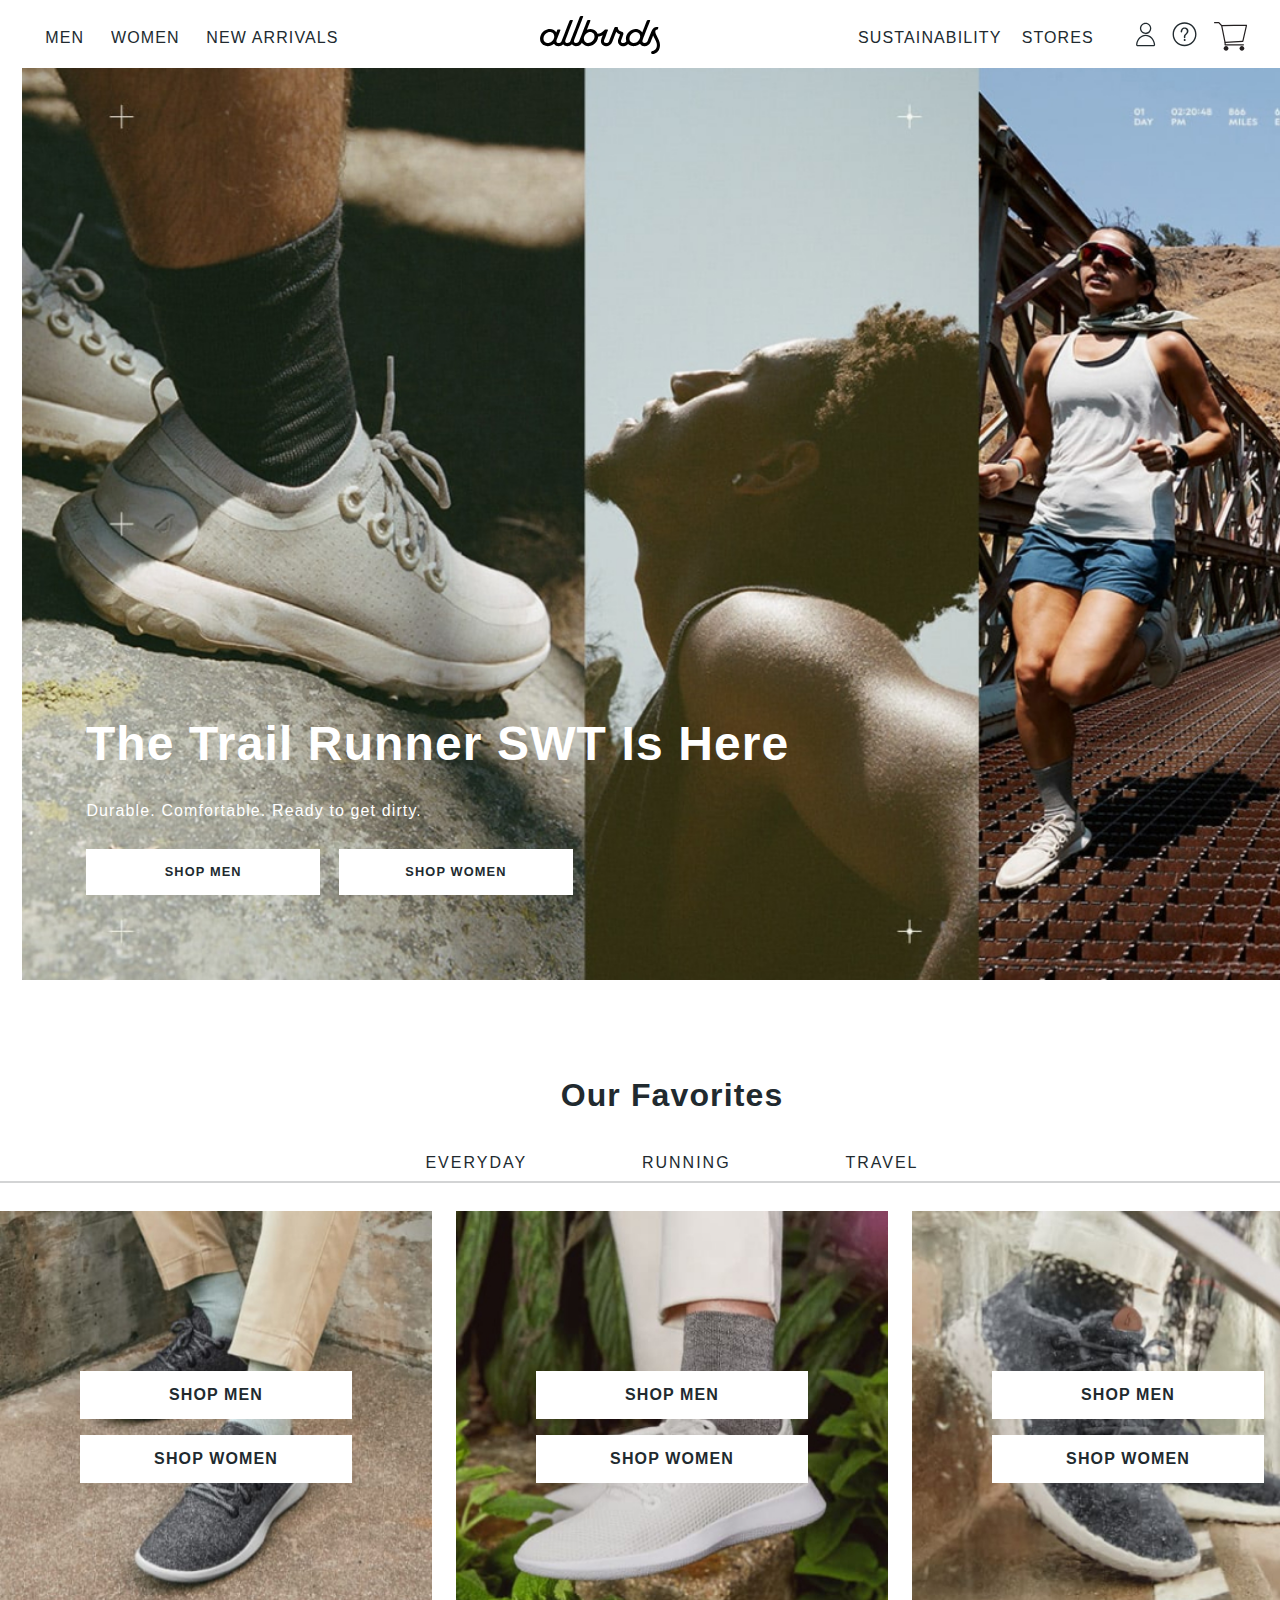
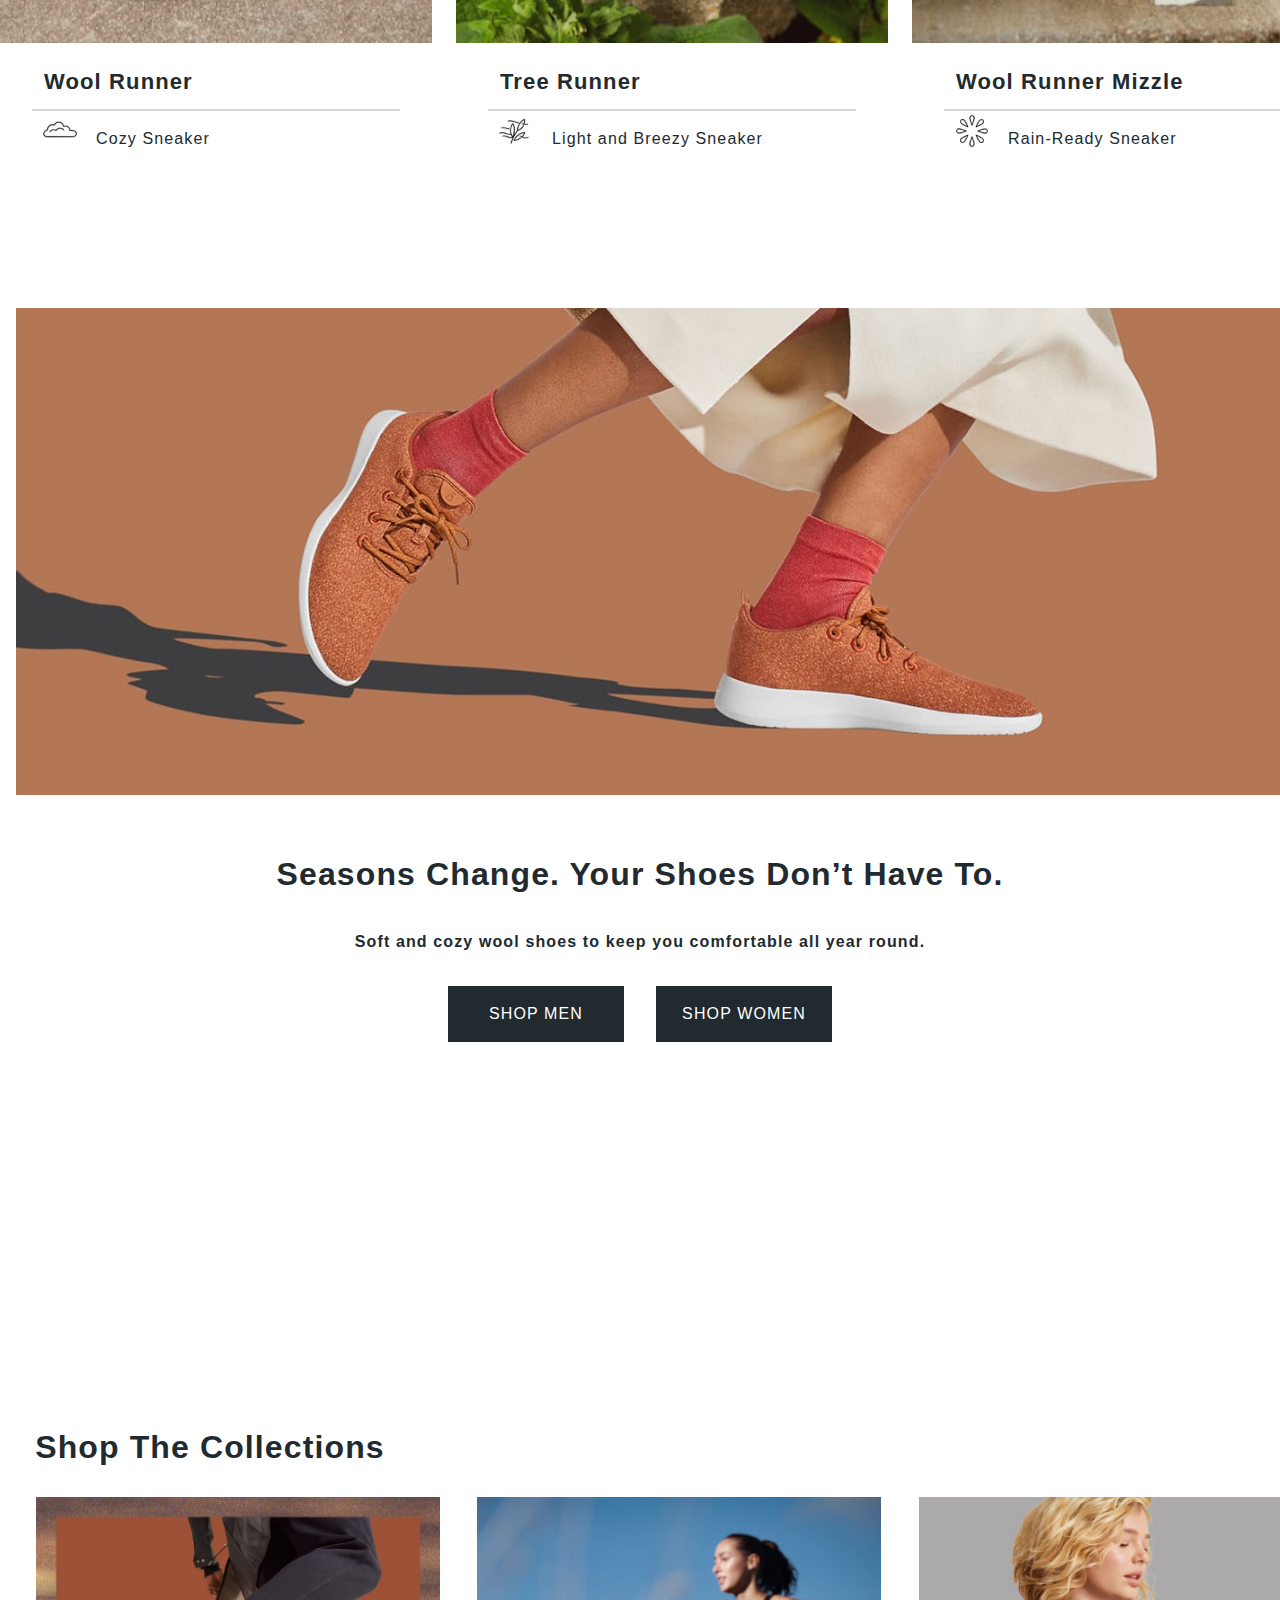
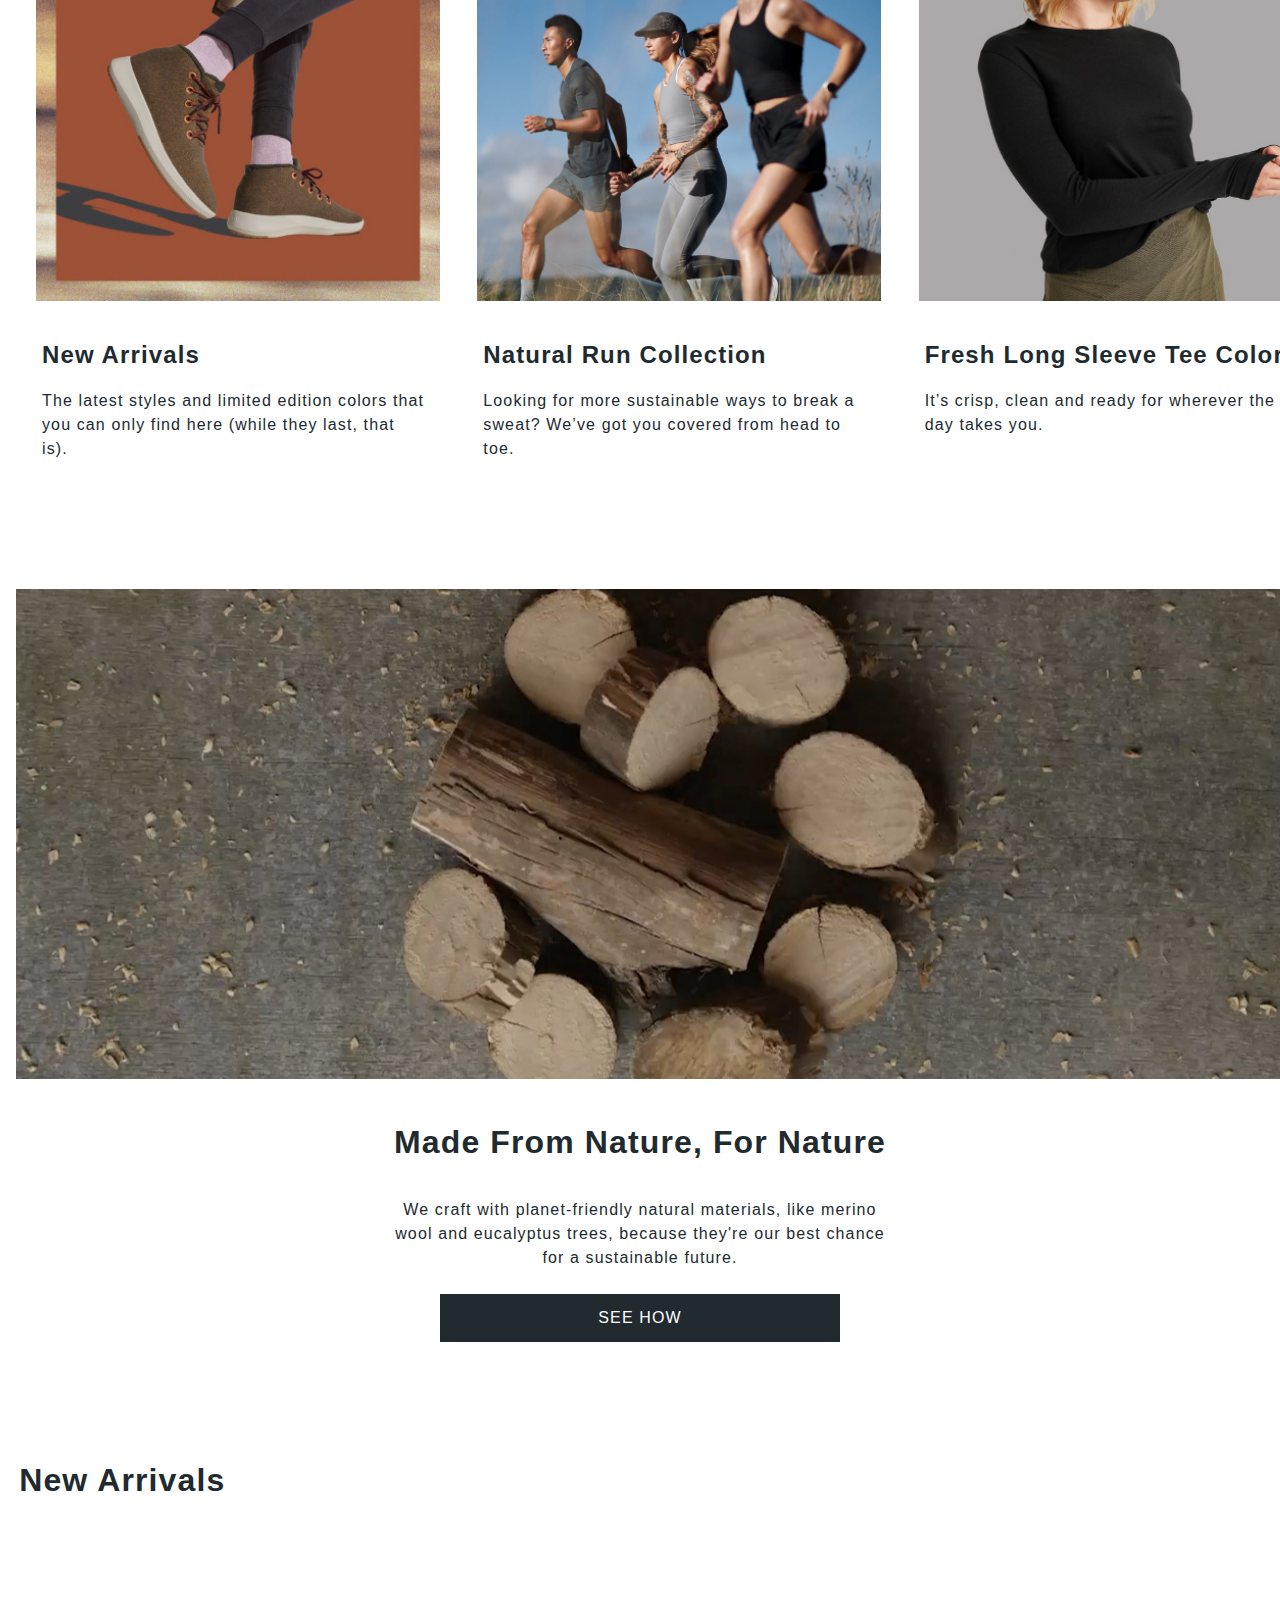
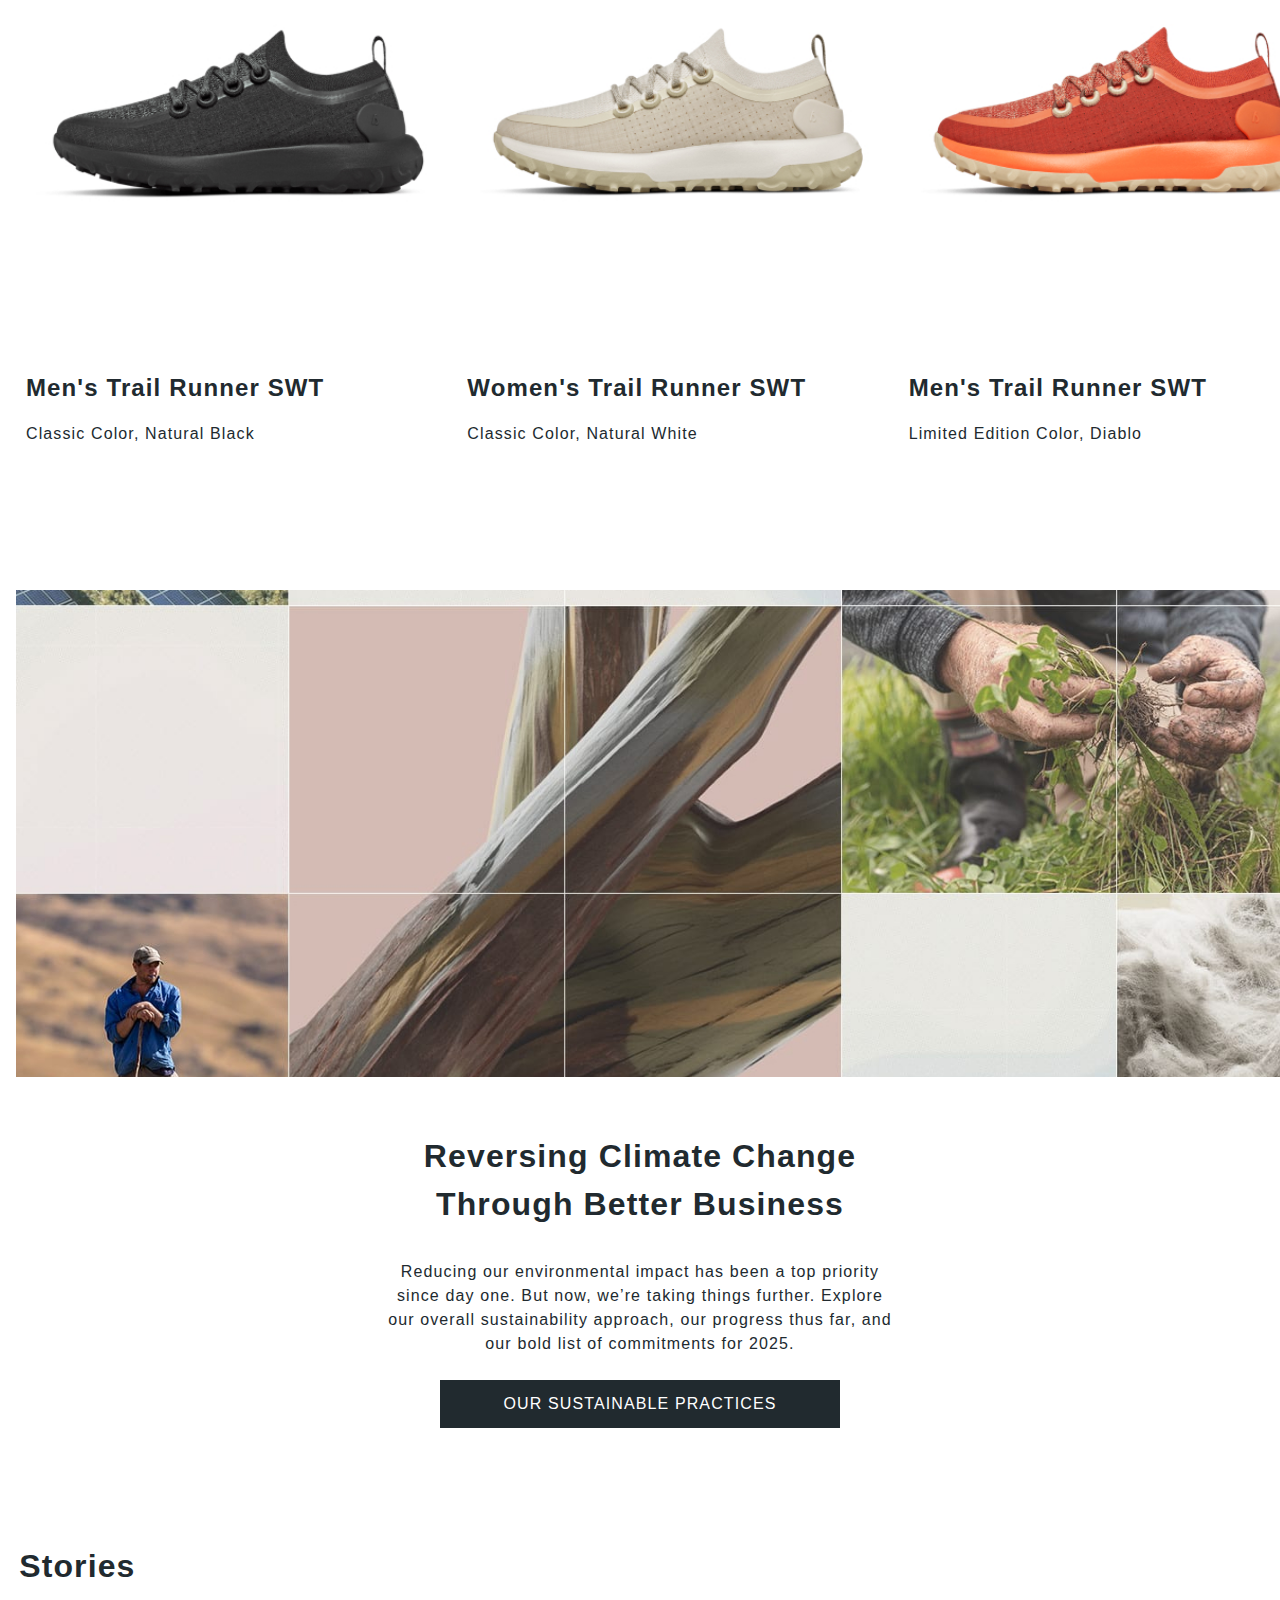
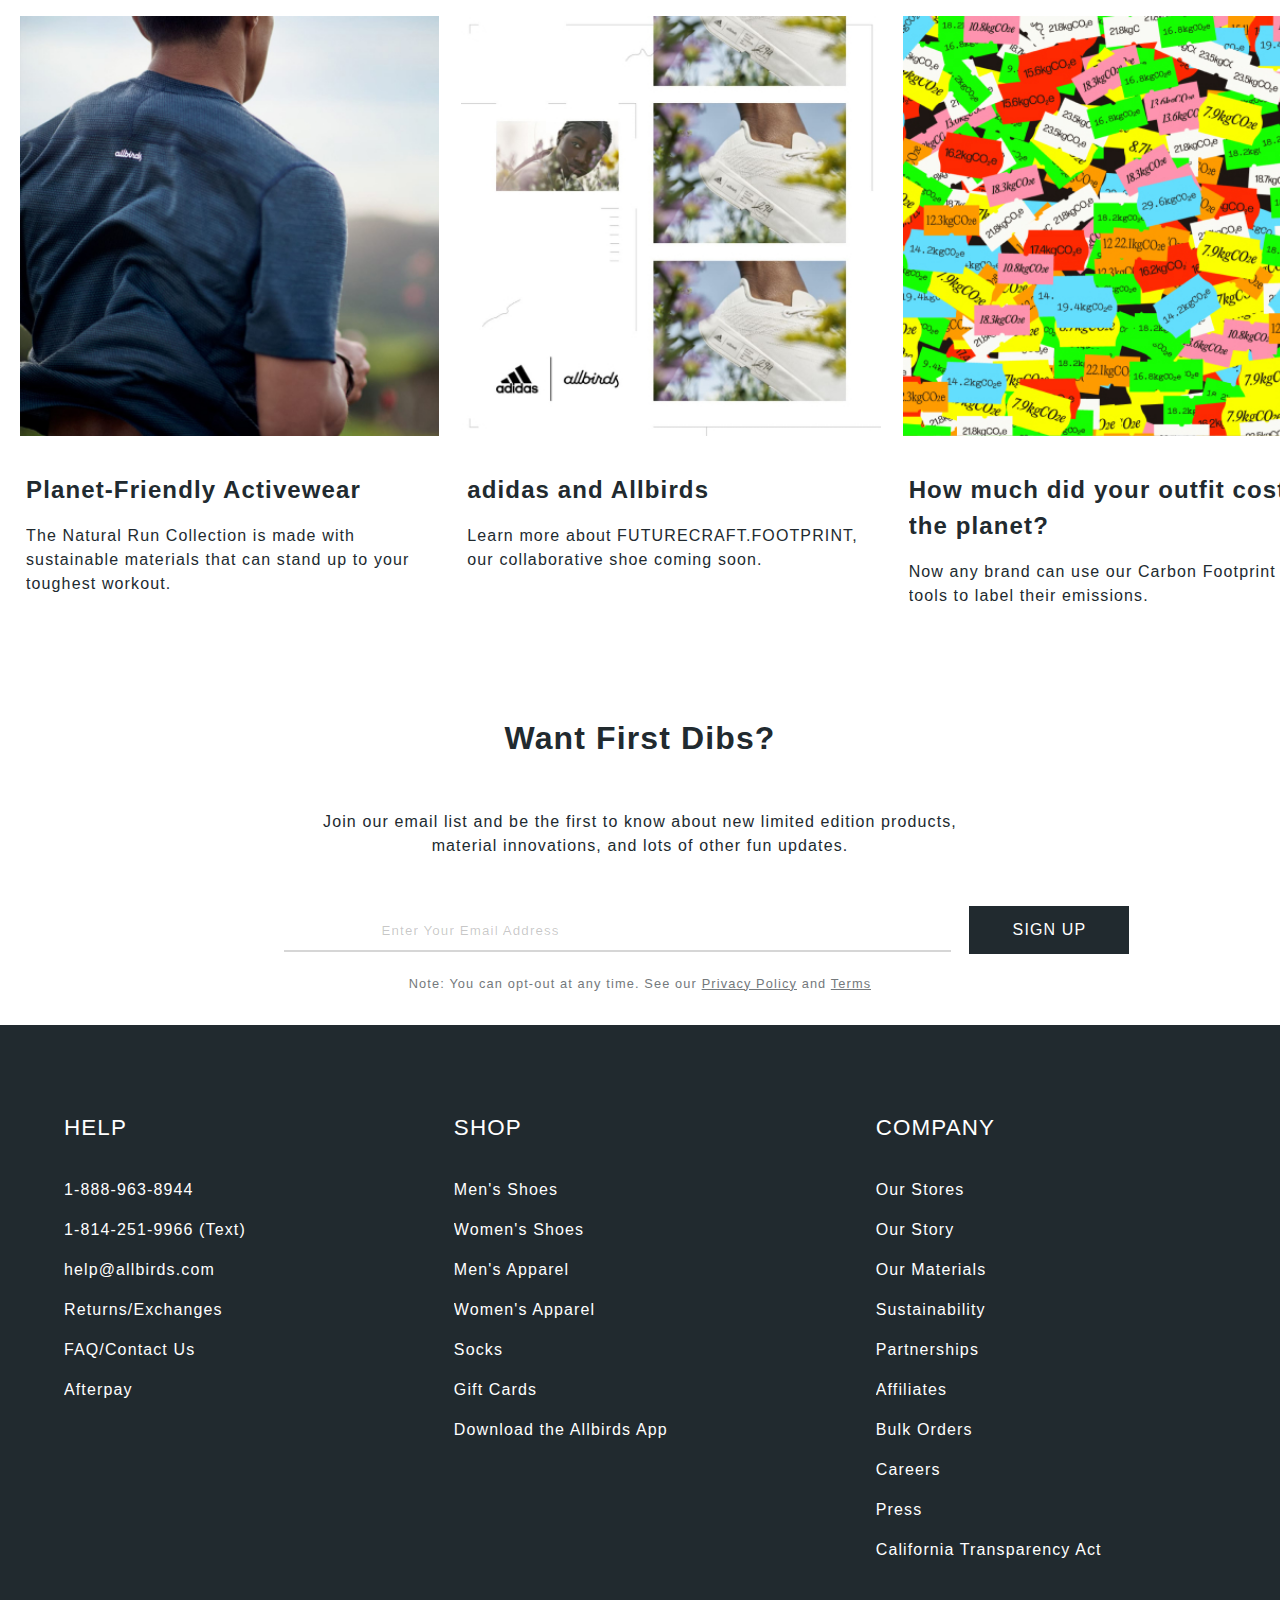
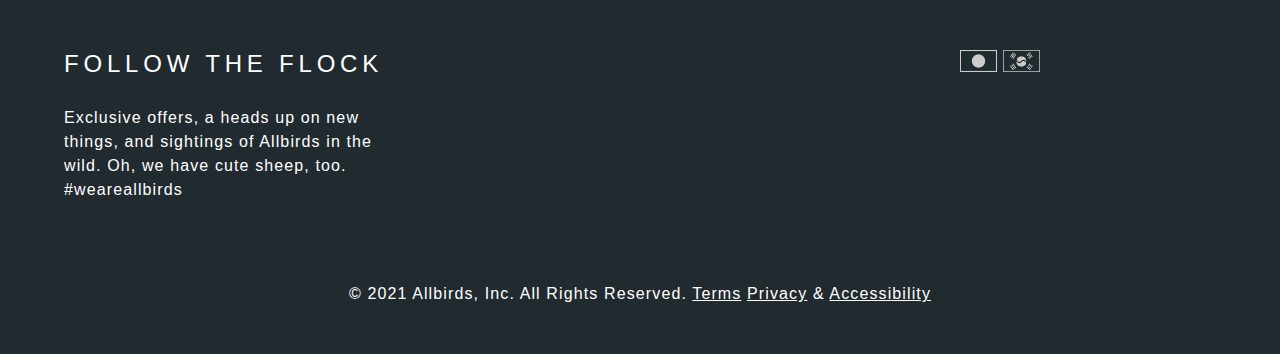
<file: index.html>
<!DOCTYPE html>
<html lang="en">

<head>
    <meta charset="UTF-8">
    <meta name="viewport" content="width=device-width, initial-scale=1.0">
    <link rel="stylesheet" href="style.css">
    <title> Your new shoes</title>
</head>

<body>
    <nav class="menu">
        <div class="menu-left">
            <a href="#">Men</a>
            <a href="#">Women</a>
            <a href="#">New Arrivals</a>
        </div>
        <div class="menu-logo">
            <a href="#">
                <img src="img/Vectorlogo.svg" alt="logo">
            </a>
        </div>
        <div class="menu-deep-right">
            <div class="menu-right">
                <a href="#">Sustainability</a>
                <a href="#">Stores</a>
            </div>
            <div class="menu-icons">
                <a href="#">
                    <img src="img/---↳-🦆-navigationicon1.svg" alt="account">
                </a>
                <a href="#"><img src="img/---↳-🦆-navigationicon2.svg" alt="info"></a>
                <a href="#"><img src="img/icon3.svg" alt="cart"></a>
            </div>
        </div>
    </nav>
    <div class="intro">
        <div class="img">
            <div class="inside-intro">
                <h1>The Trail Runner SWT Is Here</h1>
                <p>Durable. Comfortable. Ready to get dirty.</p>
                <div class="inside-intro-a">
                    <a href="#" class="men">
                        Shop men
                    </a>
                    <a href="#" class="women">
                        Shop women
                    </a>
                </div>
            </div>
        </div>
    </div>
    <div class="cards-block">
        <h2>Our Favorites</h2>
        <div class="block-names">
            <ul class="block-names-list">
                <li class="button1"><a href="#">Everyday</a></li>
                <li class="button2"><a href="#">Running</a></li>
                <li class="button3"><a href="#">Travel</a></li>
            </ul>
        </div>
        <div class="cards">
            <div class="card1-block">
                <div class="card1">
                    <div class="buttons">
                        <a href="#" class="men1">
                            Shop men
                        </a>
                        <a href="#" class="women1">
                            Shop women
                        </a>
                    </div>
                </div>
                <div class="card1-text">
                    <p>Wool Runner</p>
                    <hr class="line1">
                    <div class="icon-text1">
                        <p>Cozy Sneaker</p>
                        <img src="img/card-icon1.svg" alt="icon-text1">
                    </div>
                </div>
            </div>
            <div class="card2-block">
                <div class="card2">
                    <div class="buttons">
                        <a href="#" class="men1">
                            Shop men
                        </a>
                        <a href="#" class="women1">
                            Shop women
                        </a>
                    </div>
                </div>
                <div class="card2-text">
                    <p>Tree Runner</p>
                    <hr class="line2">
                    <div class="icon-text2">
                        <p>Light and Breezy Sneaker</p>
                        <img src="img/card-icon2.svg" alt="icon-text2">
                    </div>
                </div>
            </div>
            <div class="card3-block">
                <div class="card3">
                    <div class="buttons">
                        <a href="#" class="men1">
                            Shop men
                        </a>
                        <a href="#" class="women1">
                            Shop women
                        </a>
                    </div>
                </div>
                <div class="card3-text">
                    <p>Wool Runner Mizzle</p>
                    <hr class="line3">
                    <div class="icon-text3">
                        <p>Rain-Ready Sneaker</p>
                        <img src="img/card-icon3.svg" alt="icon-text3">
                    </div>
                </div>
            </div>
        </div>
    </div>

    <div class="block3">
        <div class="block3-image">
            <img src="/img/block3.jpg" alt="block3 shoes">
        </div>
        <div class="block3-text">
            <h2>Seasons Change. Your Shoes Don’t Have To.</h2>
            <p>Soft and cozy wool shoes to keep you comfortable all year round.</p>
        </div>
        <div class="block3-buttons">
            <a href="#" class="men1">
                Shop men
            </a>
            <a href="#" class="women1">
                Shop women
            </a>
        </div>
    </div>

    <div class="block4">
        <h2>Shop The Collections</h2>
        <div class="block4-cards">
            <div class="block4-imgs">
                <div class="block4-img img1">
                    <img src="/img/block4-1.jpg" alt="block4-img1">
                    <div class="block4-text text1">
                        <h3>New Arrivals</h3>
                        <p>The latest styles and limited edition colors that you can only find here (while they last,
                            that
                            is).</p>
                    </div>
                </div>
                <div class="block4-img img2">
                    <img src="/img/block4-2.jpg" alt="block4-img2">
                    <div class="block4-text text2">
                        <h3>Natural Run Collection</h3>
                        <p>Looking for more sustainable ways to break a sweat? We’ve got you covered from head to toe.
                        </p>
                    </div>
                </div>
                <div class="block4-img img3">
                    <img src="/img/block4-3.jpg" alt="block4-img3">
                    <div class="block4-text text3">
                        <h3>Fresh Long Sleeve Tee Colors</h3>
                        <p>It’s crisp, clean and ready for wherever the day takes you.</p>
                    </div>
                </div>
            </div>
        </div>
    </div>

    <div class="block5">
        <div class="block5-img">
            <img src="/img/block5.jpg" alt="">
        </div>
        <div class="block5-text">
            <h2>Made From Nature, For Nature</h2>
            <p>We craft with planet-friendly natural materials, like merino wool and eucalyptus trees, because they're
                our best chance for a sustainable future.</p>
            <a href="#">See How</a>
        </div>
    </div>

    <div class="block6">
        <h2>New Arrivals</h2>
        <div class="block6-cards">
            <div class="block6-imgs">
                <div class="block6-img img1">
                    <img src="/img/foot1.jpg" alt="block6-img1">
                    <div class="img-background"></div>
                    <div class="block4-text text1">
                        <h3>Men's Trail Runner SWT</h3>
                        <p>Classic Color, Natural Black</p>
                    </div>
                </div>
                <div class="block6-img img2">
                    <img src="/img/foot2.jpg" alt="block6-img2">
                    <div class="img-background"></div>
                    <div class="block6-text text2">
                        <h3>Women's Trail Runner SWT</h3>
                        <p>Classic Color, Natural White</p>
                    </div>
                </div>
                <div class="block6-img img3">
                    <img src="/img/foot3.jpg" alt="block6-img3">
                    <div class="img-background"></div>
                    <div class="block6-text text3">
                        <h3>Men's Trail Runner SWT</h3>
                        <p>Limited Edition Color, Diablo</p>
                    </div>
                </div>
            </div>
        </div>
    </div>

    <div class="block7">
        <div class="block7-img">
            <img src="/img/block7.jpg" alt="">
        </div>
        <div class="block7-text">
            <h2>Reversing Climate Change Through Better Business</h2>
            <p>Reducing our environmental impact has been a top priority since day one. But now, we’re taking things
                further. Explore our overall sustainability approach, our progress thus far, and our bold list of
                commitments for 2025.</p>
            <a href="#">Our Sustainable Practices</a>
        </div>
    </div>

    <div class="block8">
        <h2>Stories</h2>
        <div class="block8-cards">
            <div class="block8-imgs">
                <div class="block8-img img1">
                    <img src="/img/block8-1.jpg" alt="block8-img1">
                    <div class="img-background"></div>
                    <div class="block4-text text1">
                        <h3>Planet-Friendly Activewear</h3>
                        <p>The Natural Run Collection is made with sustainable materials that can stand up to your
                            toughest workout.</p>
                    </div>
                </div>
                <div class="block8-img img2">
                    <img src="/img/block8-2.jpg" alt="block8-img2">
                    <div class="img-background"></div>
                    <div class="block8-text text2">
                        <h3>adidas and Allbirds</h3>
                        <p>Learn more about FUTURECRAFT.FOOTPRINT, our collaborative shoe coming soon.</p>
                    </div>
                </div>
                <div class="block8-img img3">
                    <img src="/img/block8-3.jpg" alt="block8-img3">
                    <div class="img-background"></div>
                    <div class="block8-text text3">
                        <h3>How much did your outfit cost the planet?</h3>
                        <p>Now any brand can use our Carbon Footprint tools to label their emissions.</p>
                    </div>
                </div>
            </div>
        </div>
    </div>

    <div class="block9">
        <div class="text">
            <h2>Want First Dibs?</h2>
            <p>Join our email list and be the first to know about new limited edition products, material innovations,
                and lots of other fun updates.</p>
        </div>
        <div class="block9-form">
            <div class="form">
                <input type="email" name="email" id="email" placeholder="Enter Your Email Address">
                <a href="#">Sign Up</a>
            </div>
            <div class="text2">
                <p>Note: You can opt-out at any time. See our <a href="#">Privacy Policy</a> and <a href="#">Terms</a></p>
            </div>
        </div>
    </div>

    <footer>
        <div class="block10">
            <div class="block10-links">
                <div class="links-firstColumn">
                    <ul>
                        <li class="header-link1">Help</li>
                        <li><a href="#">1-888-963-8944</a></li>
                        <li><a href="#">1-814-251-9966 (Text)</a></li>
                        <li><a href="#">help@allbirds.com</a></li>
                        <li><a href="#">Returns/Exchanges</a></li>
                        <li><a href="#">FAQ/Contact Us</a></li>
                        <li><a href="#">Afterpay</a></li>
                    </ul>
                </div>
                <div class="links-secondColumn">
                    <ul>
                        <li class="header-link2">Shop</li>
                        <li><a href="#">Men's Shoes</a></li>
                        <li><a href="#">Women's Shoes</a></li>
                        <li><a href="#">Men's Apparel</a></li>
                        <li><a href="#">Women's Apparel</a></li>
                        <li><a href="#">Socks</a></li>
                        <li><a href="#">Gift Cards</a></li>
                        <li><a href="#">Download the Allbirds App</a></li>
                    </ul>
                </div>
                <div class="links-thirdColumn">
                    <ul>
                        <li class="header-link3">Company</li>
                        <li><a href="#">Our Stores</a></li>
                        <li><a href="#">Our Story</a></li>
                        <li><a href="#">Our Materials</a></li>
                        <li><a href="#">Sustainability</a></li>
                        <li><a href="#">Partnerships</a></li>
                        <li><a href="#">Affiliates</a></li>
                        <li><a href="#">Bulk Orders</a></li>
                        <li><a href="#">Careers</a></li>
                        <li><a href="#">Press</a></li>
                        <li><a href="#">California Transparency Act</a></li>
                    </ul>
                </div>
            </div>
            <div class="block10-secondBlock">
                <div class="text">
                    <h2>Follow the Flock</h2>
                    <p>Exclusive offers, a heads up on new things, and sightings of Allbirds in the wild. Oh, we have cute sheep, too. #weareallbirds</p>
                </div>
                <div class="lang">
                    <button><img src="/img/icon-footer1.svg" alt=""></button>
                    <button><img src="/img/icon-footer2.svg" alt=""></button>
                </div>
            </div>
            <div class="footer-end">
                <p>© 2021 Allbirds, Inc. All Rights Reserved. <a href="#">Terms</a> <a href="#">Privacy</a> & <a href="#"> Accessibility </a></p>
            </div>
        </div>
    </footer>
</body>

</html>
</file>
<file: style.css>
* {
    box-sizing: border-box;
    padding: 0;
    margin-left: auto; 
    margin-right: auto;
    font-family: 'Roboto', 'Arial Narrow', Arial, sans-serif;
    letter-spacing: 0.07rem;
    overflow: hidden;
    overflow-y: scroll;
    margin-bottom: 0;

    line-height: 1.5;

    max-width: 1920px;

    color:#212A2F;
    
}

::-webkit-scrollbar {
    display: none;
}
a {
    text-decoration: none;
    cursor: pointer;
    text-transform: uppercase;
    background-color: none;
}

button {
    border: none;
    background: none;
    cursor: pointer;
    outline: none;
}

/* Тут у нас начинается хеадер - верхняя панель */


/* Основной блок меню. Флекс позволяет двигаеть обьекты
внутри так, как мне нужно. В этом случае я расспределила
обьекты на равном расстоянии между собой и центрировала
их. Установила шрифт, расстояние между буквами и сделала
все буквы в этом блоке заглавными. Так же сделала меню на
всю ширину и на определённую велечину. */

.menu {
    /* border: 2px solid red; */
    width: 100%;
    height: 3.75em;
    margin-left: auto;
    margin-right: auto;

    display: flex;
    align-items: center;
    justify-content: space-between;

    font-family: 'Roboto', 'Courier', 'monospace' ;
    font-size: 1em;
    letter-spacing: 0.15em;
    text-transform: uppercase;
    
}

/* Это три левых ссылки в хеадере, а точнее блок с ними.
Сделала внешний отступ влево, установила определённую
ширину блока, флекс и пространство между объектами
внутри */

.menu-left {
    /* background-color: aqua; */
    display: flex;
    width: 20em;
    justify-content: space-between;
    align-items: center;
    margin-left: 2em;
    margin-right: 0;
}

.menu-left>a {
    position: relative;
    font-size: 1em;
    transition: 0.3s;
}

.menu-left>a:hover {
    font-size: 1.04em;
}

.menu-left>a::before {
    content: "";
    position: absolute;
    background-color: black;
    height: 2px;
    width: 0%;
    transition: 0.3s;
    bottom: -1px;
}

.menu-left>a:hover::before {
    width: 100%;
}

.menu-logo {
    margin-left: auto;
    margin-right: auto;
}

/* Это блок с двумя другими блоками: иконками и другими
ссылками, которые находятся слева. Так, как они находятся
на разном расстоянии, то пришлось запихнуть их в ещё
 один див. Флекс, пространство между объектами, определённая
ширина */

.menu-deep-right {
    display: flex;
    justify-content: space-evenly;
    margin-right: -3em;
    margin-left: 0;

    width: 30em;
}

/* Правое меню с ссылками. Внешний отступ с минусом,
потому что он слишком прилегал к правому краю. Не веришь,
проверь. Задання ширина блока, флекс и расстояние между
ссылками внутри блока */

.menu-right {
    /* background-color: aquamarine; */

    width: 16em;
    display: flex;
    justify-content: space-between;
    align-items: center;
    margin-right: -3em;
    margin-left: 0;
}

.menu-right>a {
    position: relative;
    font-size: 1em;
    transition: 0.3s;
}

.menu-right>a:hover {
    font-size: 1.04em;
}

.menu-right>a::before {
    content: "";
    position: absolute;
    background-color: black;
    height: 2px;
    width: 0%;
    transition: 0.3s;
    bottom: -1px;
}

.menu-right>a:hover::before {
    width: 100%;
}

/* Блок с иконками(вообще тут должны быть иконки. как
в магазине). Внешний отступ от правого края, ширина
флек, пространство между иконками */

.menu-icons {
    /* background-color: red; */
    margin-top: 0.3em;
    width: 8em;

    display: flex;
    justify-content: flex-end;
    gap: -0.5em;
}

.intro {
    margin-left: 0.4em;
}

/* Тут должна быть картинка, но я просто тренируюсь,
так что просто блок див с классом img. Флекс, чтобы
не было верхнего отступа от хеадера. Высота от балды */

.img {
    background-image: url(img/Rectanglepreview.jpg);
    background-size: cover;
    background-repeat: no-repeat;
    height: 57em;
    margin-left: 1em;


}

/* Блок с текстом, заголовком и блоком с сыллкой внутри.
отступ слева и сверху, для точного расположения, но не
уверена, что это правильно */

.inside-intro {
    padding-top: 38em;
    padding-left: 3em;
    margin-left: 1em;
    
}

.inside-intro>h1 {
    color: white;
    font-size: 3em;
    margin-left: -0.01em;
    margin-bottom: -0.1em;
}

.inside-intro>p {
    color: white;
}

/* Блок с двумя блоками для ссылок-кнопок. Флекс,
центровка и расстояние между ссылками. Ширина всего
блока, где будут кнопки. Размер шрифта, жирность и 
расстояние между букквами */

.inside-intro-a {
    display: flex;
    justify-content: space-between;
    align-items: center;
    margin-left: 0;

    width: 38em;

    font-size: 0.8em;
    font-weight: 700;
    letter-spacing: 0.03em;
}

/* .inside-intro-a>a>button {
    text-transform: uppercase;
    font-weight: 700;
} */

/* Блок с ссылкой. У обоих ссылок одинаковое значение.
(ну почти) Флекс, чтобы уместить текст внутри блоков
так, как мне нужно, а именно всё отцентрировать. Ширина
и высота типо кнопки. Внешний отступ справа (у второй
кнопки слева), чтобы они не прикосались друг к другу */

.men {
    background-color: white;

    margin-right: 0.5em;
    width: 50%;
    height: 3.6em;
    display: flex;
    justify-content: center;
    align-items: center;

    transition: 0.2s;
}

.men:hover {
    background-color: rgb(130, 81, 185);
    color: #ffffff;
    width: 100%;
}

.women {
    background-color: white;
    margin-left: 1em;
    width: 50%;
    height: 3.6em;
    display: flex;
    justify-content: center;
    align-items: center;

    transition: 0.2s;
}

.women:hover {
    background-color: rgb(255, 115, 115);
    color: white;
    width: 100%;
}

/* Верхний отступ был маленьким, пришлось увеличит ь */

.inside-intro>p {
    margin-top: 1.5em;
    margin-bottom: 1.6em;
}

.cards-block {
    margin-top: 4em;
    margin-bottom: 4em;

    /* background-color: #a6c9db; */
    width: 84em;
    height: 50em;

    margin-left: auto;
    margin-right: auto;
}

.cards-block>h2 {
    font-weight: 700;
    font-size: 2rem;
    margin-bottom: 0.5em;
    display: flex;
    justify-content: center;
}

.block-names {
    border-bottom: 2px solid #D3D4D5;
    width: 100%;
    display: flex;
    justify-content: center;
    height: 3em;
    

}

.block-names-list {
    width: 35em;
    height: 2em;
    display: flex;
    justify-content: space-around;
    gap: 3em;
}

.block-names-list a {
    letter-spacing: 2px;
    position: relative;
    padding: 0 25px;
    font-weight: 400;
    transition: 0.1s;
    font-size: 1em;
}

.block-names-list a:hover {
    font-weight: 700;
}

.block-names-list a::before {
    content: "";
    background-color: #000;
    height: 2px;
    width: 100%;
    position: absolute;
    display: flex;
    justify-content: center;
    bottom: -50%;
    transition: 0.3s;
    transform: scaleX(0);
}

.block-names-list a:hover::before {
    transform: scaleX(1);
}

.cards {

    height: max-content;

    margin-top: 1.8em;

    display: flex;
    justify-content: space-between;
}


.cards a {
    background-color: #ffffff;
    width: 17em;
    height: 3em;
    display: flex;
    justify-content: center;
    align-items: center;
    margin: 1em;
    font-weight: 700;
    transition: 0.2s;
}

.cards a:hover {
    background-color: rgb(226, 226, 226);
}

.card1-block {
    margin-left: 0;
}

.card1 {
    width: 27em;
    height: 27em;
    background-image: url(/img/card1.jpg);
    background-size: cover;
    background-repeat: no-repeat;
    display: flex;
    align-items: center;
    justify-content: center;
}

.card1-text {
    width: inherit;
    display: flex;
    flex-direction: column;
    justify-content: space-between;
    margin: 0;
}

.card1-text>p {
    font-weight: 700;
    font-size: 22px;
    margin-bottom: 0.5em;
    margin-left: 2em;
}

.line1 {
    background-color: #D3D4D5;
    border-style: none;
    height: 2px;
    align-self: center;
    width: 85%;
    margin: 0;
}

.icon-text1 {
    display: flex;
    flex-direction: row-reverse;
    justify-content: flex-end;
    gap: 1em;
    margin-left: 2.5em;
}

.icon-text1 img {
    width: 40px;
}

/* .card1-text p:last-child::before {
    content: "";
    background: url(img/card-icon1.svg);
    background-repeat: no-repeat;
    background-size: contain;
    background-position: left center;
    display: inline-flex;
    align-items: center;
    margin-right: 1em;
    margin-left: 0em;
    width: 40px;
    height: 30px;
} */

.card2 {
    width: 27em;
    height: 27em;
    background-image: url(/img/card2.jpg);
    background-size: cover;
    background-repeat: no-repeat;
    display: flex;
    align-items: center;
    justify-content: center;
}

.card2-text {
    width: inherit;
    display: flex;
    flex-direction: column;
    justify-content: space-between;
    margin: 0;
}

.card2-text>p {
    font-weight: 700;
    font-size: 22px;
    margin-bottom: 0.5em;
    margin-left: 2em;
}

.line2 {
    background-color: #D3D4D5;
    border-style: none;
    height: 2px;
    align-self: center;
    width: 85%;
    margin: 0;
}

.icon-text2 {
    display: flex;
    flex-direction: row-reverse;
    justify-content: flex-end;
    gap: 1em;
    margin-left: 2.5em;
}

.icon-text2 img {
    width: 40px;
}

.card3-block {
    margin-right: 0;
}

.card3 {
    width: 27em;
    height: 27em;
    background-image: url(/img/card3.jpg);
    background-size: cover;
    background-repeat: no-repeat;
    display: flex;
    align-items: center;
    justify-content: center;
}

.card3-text {
    width: inherit;
    display: flex;
    flex-direction: column;
    justify-content: space-between;
    margin: 0;
}

.card3-text>p {
    font-weight: 700;
    font-size: 22px;
    margin-bottom: 0.5em;
    margin-left: 2em;
}

.line3 {
    background-color: #D3D4D5;
    border-style: none;
    height: 2px;
    align-self: center;
    width: 85%;
    margin: 0;
}

.icon-text3 {
    display: flex;
    flex-direction: row-reverse;
    justify-content: flex-end;
    gap: 1em;
    margin-left: 2.5em;
}

.icon-text3 img {
    width: 40px;
}



.block3 {
    height: 68em;
}

.block3-image {
    text-align: center;
    margin-bottom: 0;
}

.block3-image>img {
    width: 100%;
    margin-left: 1em;
}

.block3-text {
    text-align: center;
}

.block3-text>h2 {
    font-size: 2em;
    font-weight: 700;
    margin-bottom: 1em;
    margin-top: 1.5em;
}

.block3-text>p {
    font-weight: 700;
    margin-bottom: 0.5em;
}

.block3-buttons {
    display: flex;
    width: 30%;
    height: max-content;
    justify-content: center;
    margin-top: 1.5em;
    gap: 2em;
    margin-bottom: 2em;
}

.block3-buttons>a {
    height: 3.5em;
    width: 13em;
    display: flex;
    align-items: center;
    justify-content: center;
    color: #FFFFFF;
    background-color: #212A2F;
    margin: 0;
    transition: 0.3s;
}

.block3-buttons>a:hover {
    font-size: 18px;
    color: #212A2F;
    background-color: #bdbdbd;
}

.block4 {
    width: 84em;
    margin-bottom: 3em;
}

.block4>h2 {
    font-size: 2em;
    margin-left: 1.1em;
    margin-bottom: 0.5em;
}

.block4-imgs {
    display: flex;
    justify-content: space-between;
    margin: 0 10px;
}

.block4-img {
    width: 40%;
    margin: 0;
    margin-left: 1em;
}

.block4-img img {
    width: 95%;
    transform: scale(1);
    margin: 10px 10px;
    transition: 0.2s;
}

.block4-img img:hover {
    transform: scale(1.05);
}

.block4-text {
    width: 90%;
    margin-left: 1em;
}

.block4-text h3 {
    font-size: 1.5em;
    margin-bottom: 0;
    margin-top: 0.8em;
}



.block5 {
    height: fit-content;
    margin-bottom: 4em;
}

.block5-img {
    text-align: center;
    margin-top: 5em;
}

.block5-img>img {
    width: 100%;
    margin-left: 1em;
}

.block5-text {
    display: flex;
    flex-direction: column;
    width: 40%;
}

.block5-text>h2 {
    font-size: 2em;
    margin: 1em auto 0.5em auto;
}

.block5-text>p {
    text-align: center;
}

.block5-text>a {
    display: flex;
    justify-content: center;
    align-items: center;
    width: 25em;
    height: 3em;
    margin: 1.5em auto;

    background-color: #212A2F;
    color: white;
    transform: scale(1);
    transition: 0.2s;
}

.block5-text>a:hover {
    transform: scale(1.1);
    background-color: #c7c7c7;
    color: #212A2F;
}


.block6 {
    width: 84em;
    margin-bottom: 4em;
}

.block6>h2 {
    font-size: 2em;
    margin-left: 0.6em;
}

.block6-imgs {
    display: flex;
    justify-content: space-between;
    margin: 0 10px;
}

.block6-img {
    width: 40%;
    margin: 0;
}

.block6-img img {
    width: 95%;
    transform: scale(1);
    margin: 10px 10px;
    transition: 0.2s;
}

.block6-img img:hover {
    transform: scale(1.05);
}

.block6-text {
    width: 90%;
    margin-left: 1em;
}

.block6-text h3 {
    font-size: 1.5em;
    margin-bottom: 0;
    margin-top: 0.8em;
}


.block7 {
    height: fit-content;
    margin-bottom: 4em;
    margin-top: 2em;
}

.block7-img {
    text-align: center;
    margin-top: 5em;
}

.block7-img>img {
    width: 100%;
    margin-left: 1em;
}

.block7-text {
    display: flex;
    flex-direction: column;
    width: 40%;
}

.block7-text>h2 {
    font-size: 2em;
    margin: 1.5em auto 0.5em auto;
    text-align: center;
}

.block7-text>p {
    text-align: center;
}

.block7-text>a {
    display: flex;
    justify-content: center;
    align-items: center;
    width: 25em;
    height: 3em;
    margin: 1.5em auto;

    background-color: #212A2F;
    color: white;
    transform: scale(1);
    transition: 0.2s;
}

.block7-text>a:hover {
    transform: scale(1.1);
    background-color: #c7c7c7;
    color: #212A2F;
}


.block8 {
    width: 84em;
    height: fit-content;
}

.block8>h2 {
    font-size: 2em;
    margin-left: 0.6em;
    margin-bottom: 0.5em;
}

.block8-imgs {
    display: flex;
    justify-content: space-between;
    margin: 0 10px;
}

.block8-img {
    width: 40%;
    margin: 0;
}

.block8-img img {
    width: 95%;
    transform: scale(1);
    margin: 10px 10px;
    transition: 0.2s;
}

.block8-img img:hover {
    transform: scale(1.05);
}

.block8-text {
    width: 90%;
    margin-left: 1em;
}

.block8-text>h3 {
    font-size: 1.5em;
    margin-bottom: 0;
    margin-top: 0.8em;
}


.block9 {
    height: fit-content;
}

.block9>.text {
    text-align: center;
    width: 50%;
    margin: 5em auto 3em auto;
}

.block9>.text>h2 {
    font-size: 2em;
}

.block9>.text>p {
    margin-top: 3em;
}

.block9-form {
    display: flex;
    align-content: center;
    flex-direction: column;
}

.block9-form input {
    margin-right: 1em;
    margin-left: 10em;
    width: 50em;
    height: 3em;
    border-style: none;
    border-bottom: 2px solid #d6d6d6;
    transition: 0.2s;
}

.block9-form input:focus {
    border-bottom: 2px solid #212A2F;
    outline: none;
}

.block9-form input::placeholder {
    color: #00000038;
    text-align: center;
    margin-right: 22em;
}

.form a {
    background-color: #212A2F;
    color: #FFFFFF;
    display: inline-flex;
    align-items: center;
    justify-content: center;
    width: 10em;
    height: 3em;
    transition: 0.2s;
}

.form a:hover {
    background-color: #c7c7c7;
    color:#212A2F;
}

.block9 .text2 {
    margin-top: 0.4em;
    margin-bottom: 2em;
}

.block9 .text2>p {
    color: #74797C;
    font-size: 0.8em;
}

.block9 .text2 a {
    color: #74797C;
    text-transform: none;
    text-decoration: underline;
    transition: 0.2s;
}

.block9 .text2 a:hover {
    color: #3c3f41;
}

.block10 {
    background-color: #212A2F;
    height: fit-content;
    margin-left: 0;
    margin-right: 0;
}

.block10-links {
    display: flex;
    gap: 13em;
    margin-left: 4em;
    margin-top: 3em;
}

.block10-links a, li{
    color: #FFFFFF;
    text-transform: none;
}

.header-link1 {
    text-transform: uppercase;
    margin-bottom: 1.5em;
    font-size: 1.4em;
}

.links-firstColumn {
    margin: 0;
}

.links-firstColumn li {
    margin-top: 1em;
}

.header-link2 {
    text-transform: uppercase;
    margin-bottom: 1.5em;
    font-size: 1.4em;
}

.links-secondColumn {
    margin: 0;
}

.links-secondColumn li {
    margin-top: 1em;
}

.header-link3 {
    text-transform: uppercase;
    margin-bottom: 1.5em;
    font-size: 1.4em;
}

.links-thirdColumn {
    margin: 0;
}

.links-thirdColumn li {
    margin-top: 1em;
}

.block10-secondBlock {
    display: flex;
    margin-top: 4em;
}

.block10-secondBlock>.text {
    margin-left: 4em;
    width: 25%;
    line-height: 1.5;
}

.block10-secondBlock>.text>h2 {
    color: #FFFFFF;
    margin-bottom: 1em;
    text-transform: uppercase;
    font-weight: 400;
    letter-spacing: 0.2em;
}

.block10-secondBlock>.text>p {
    color: #FFFFFF;
}

.lang {
    margin-right: 15em;
    margin-top: 1.5em;
}

.footer-end {
    text-align: center;
    margin: 4em auto 3em auto;
}

.footer-end>p {
    color: #FFFFFF;
}

.footer-end>p>a {
    color: #FFFFFF;
    text-decoration: underline;
    text-transform: none;
}
</file>
